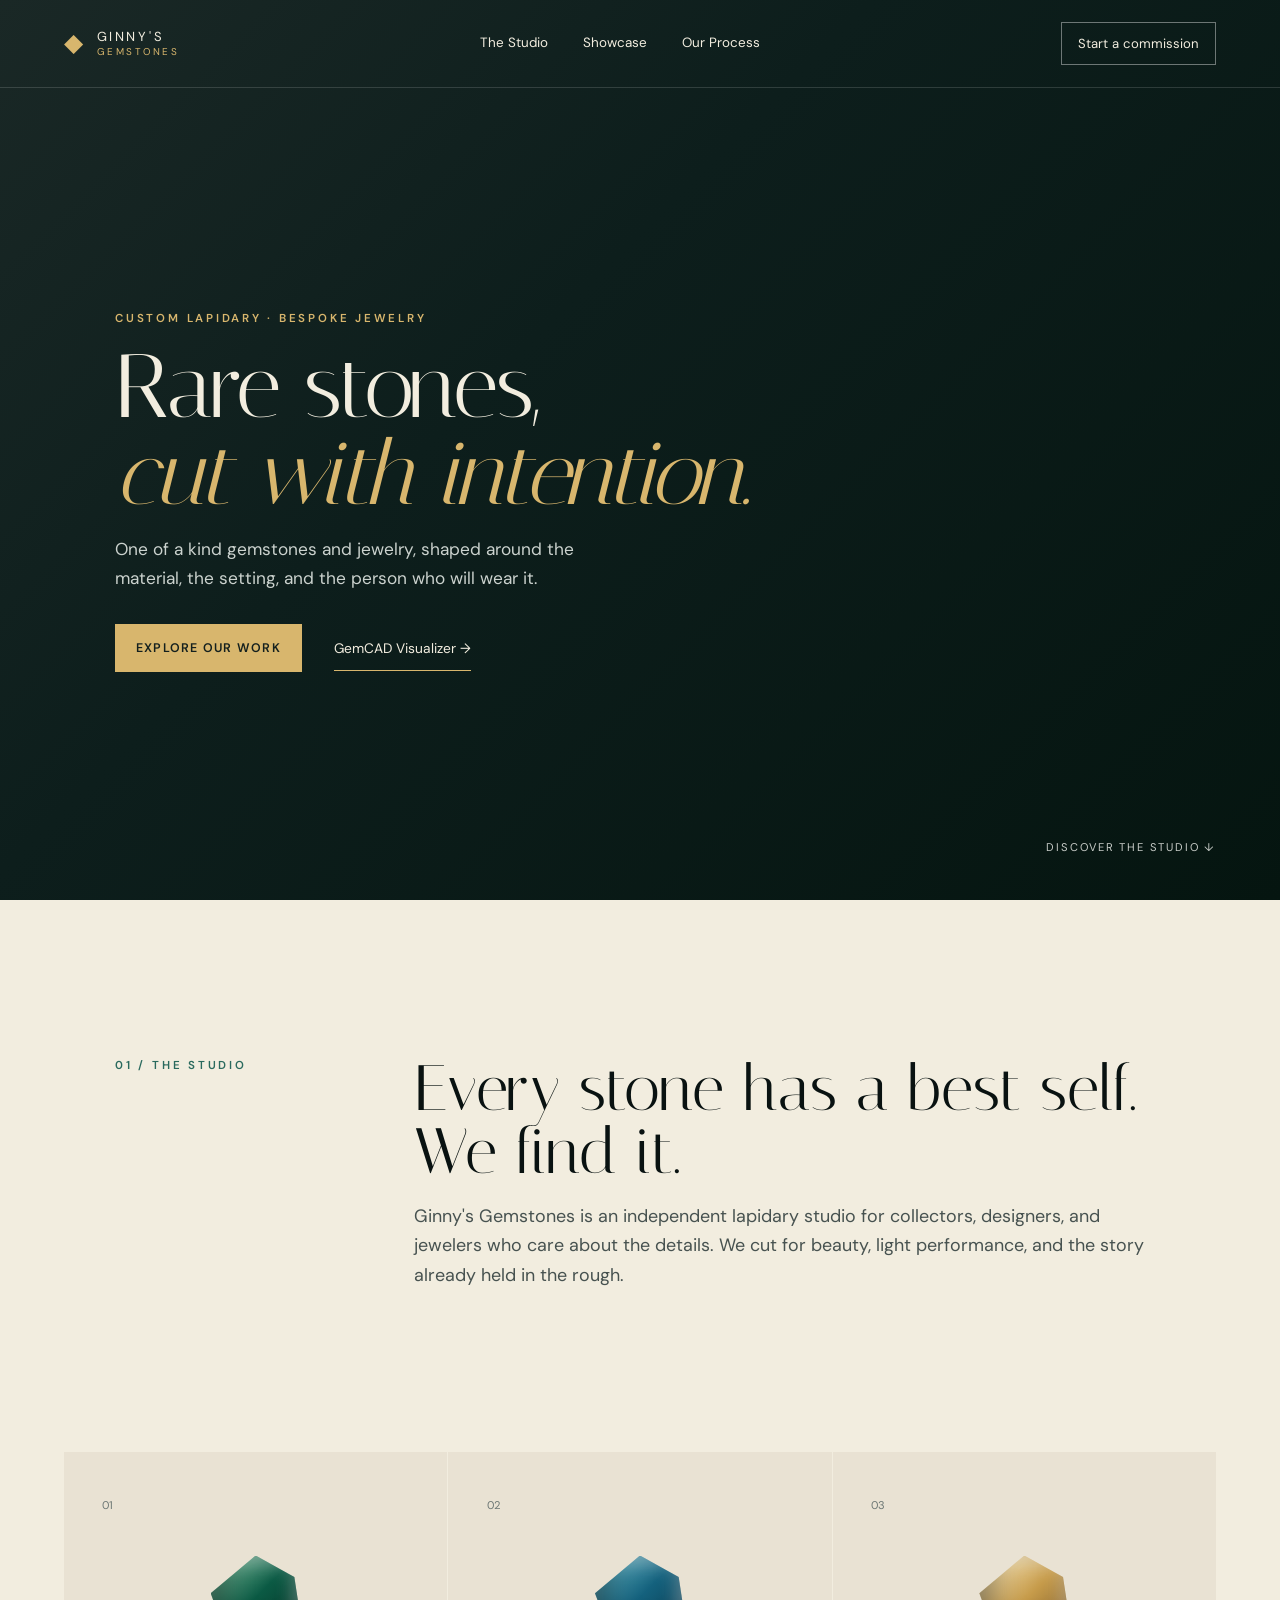
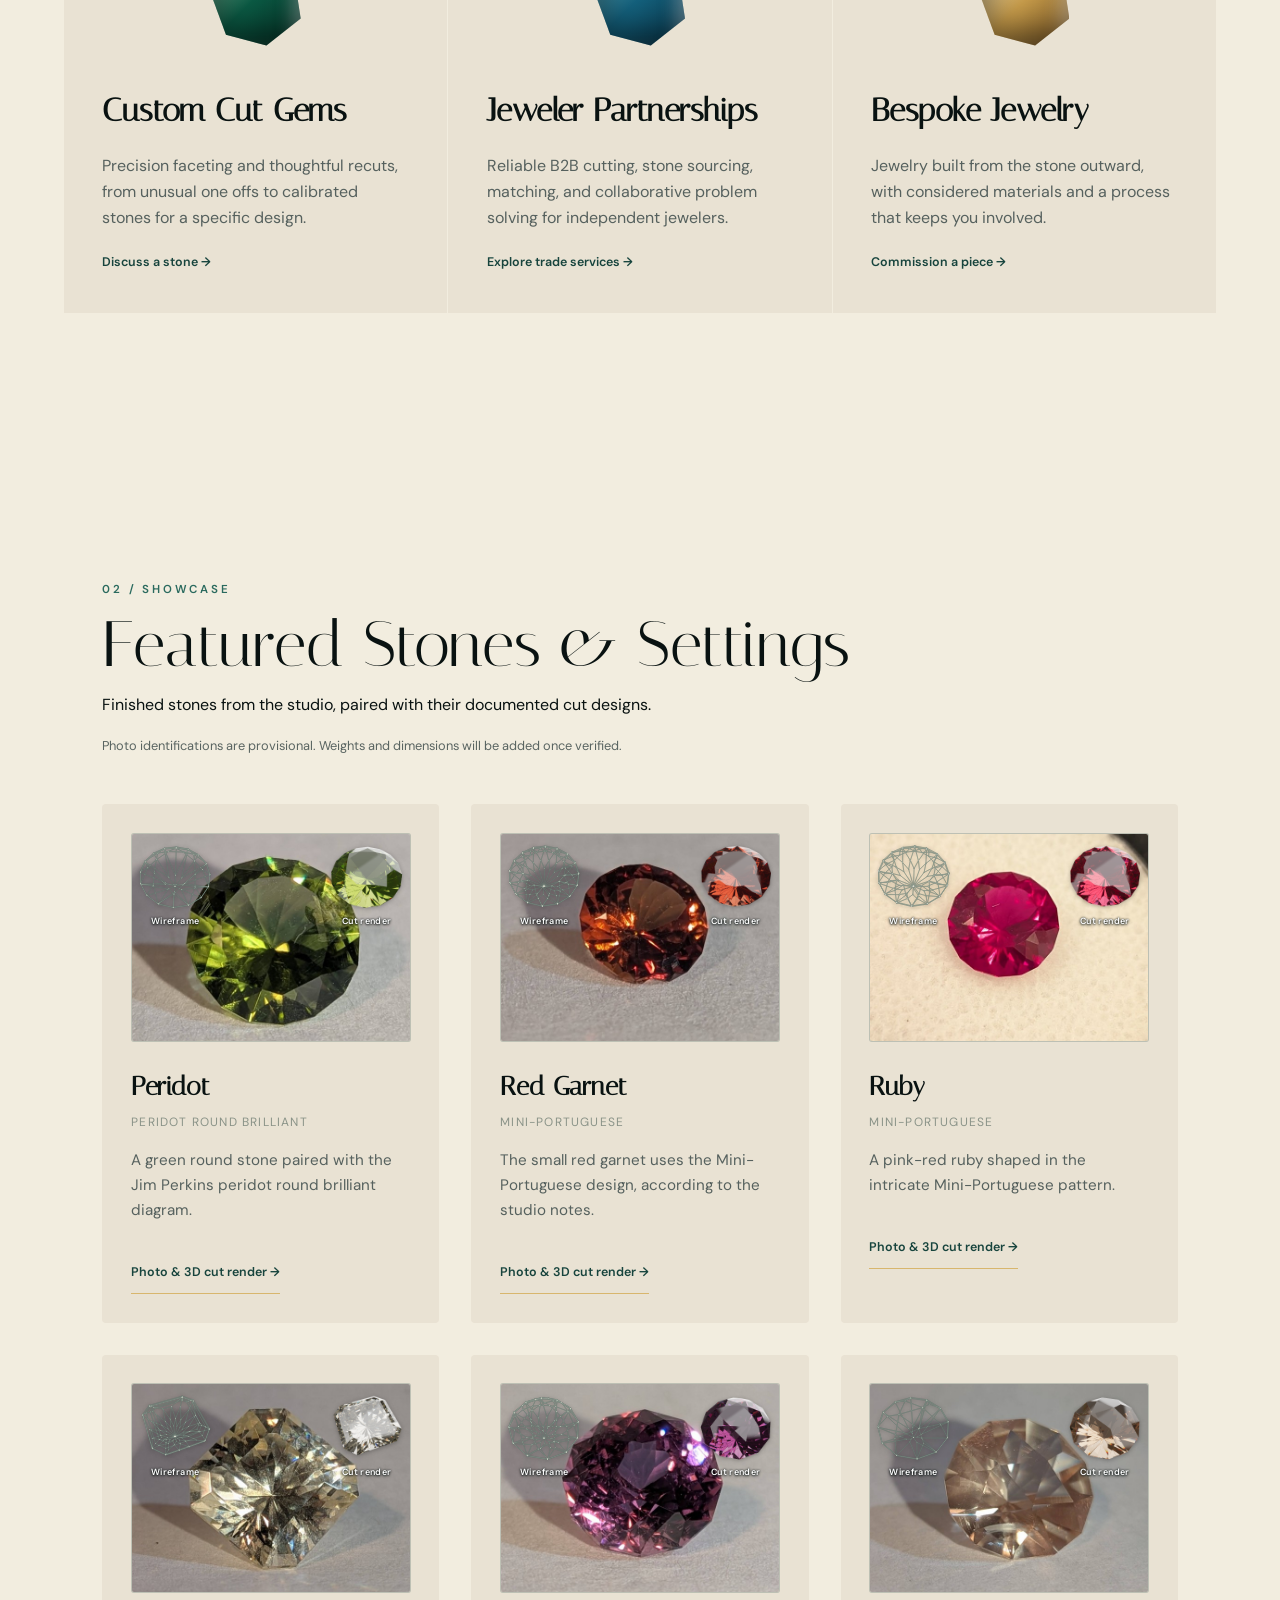
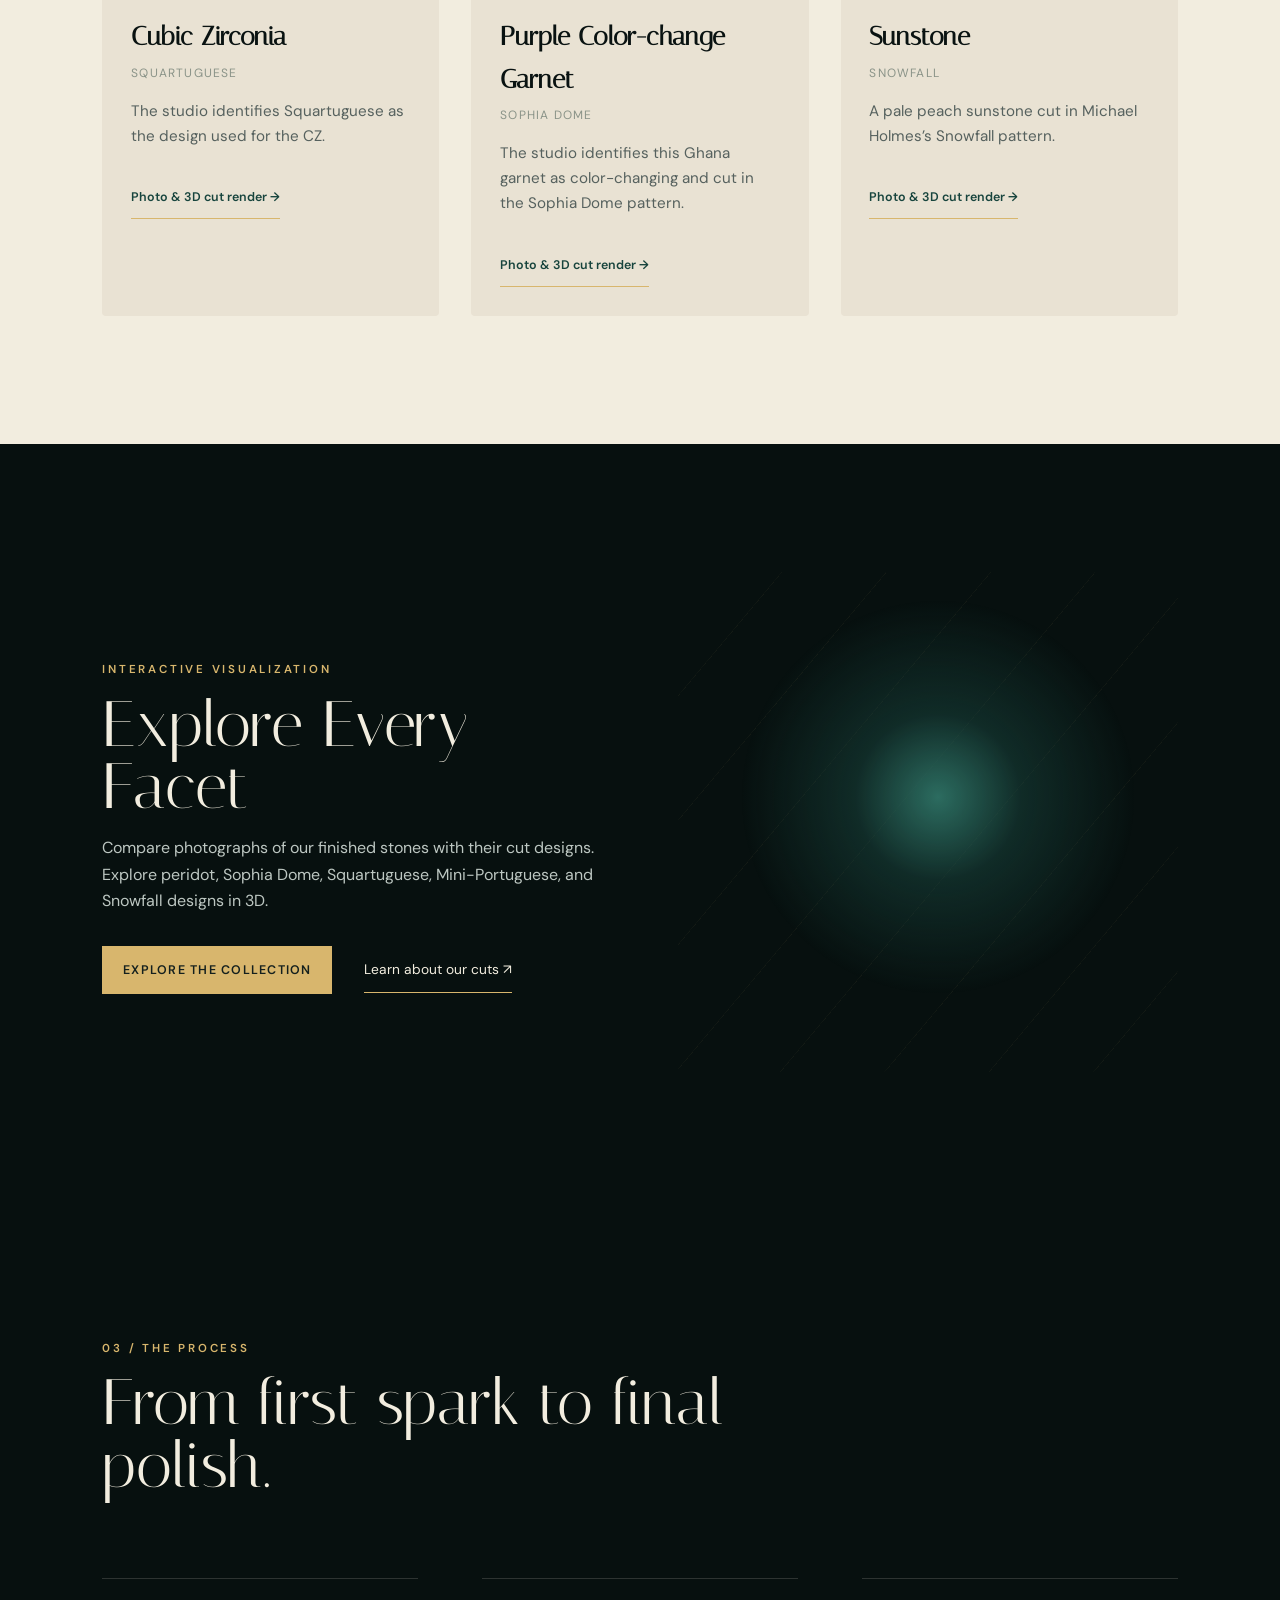
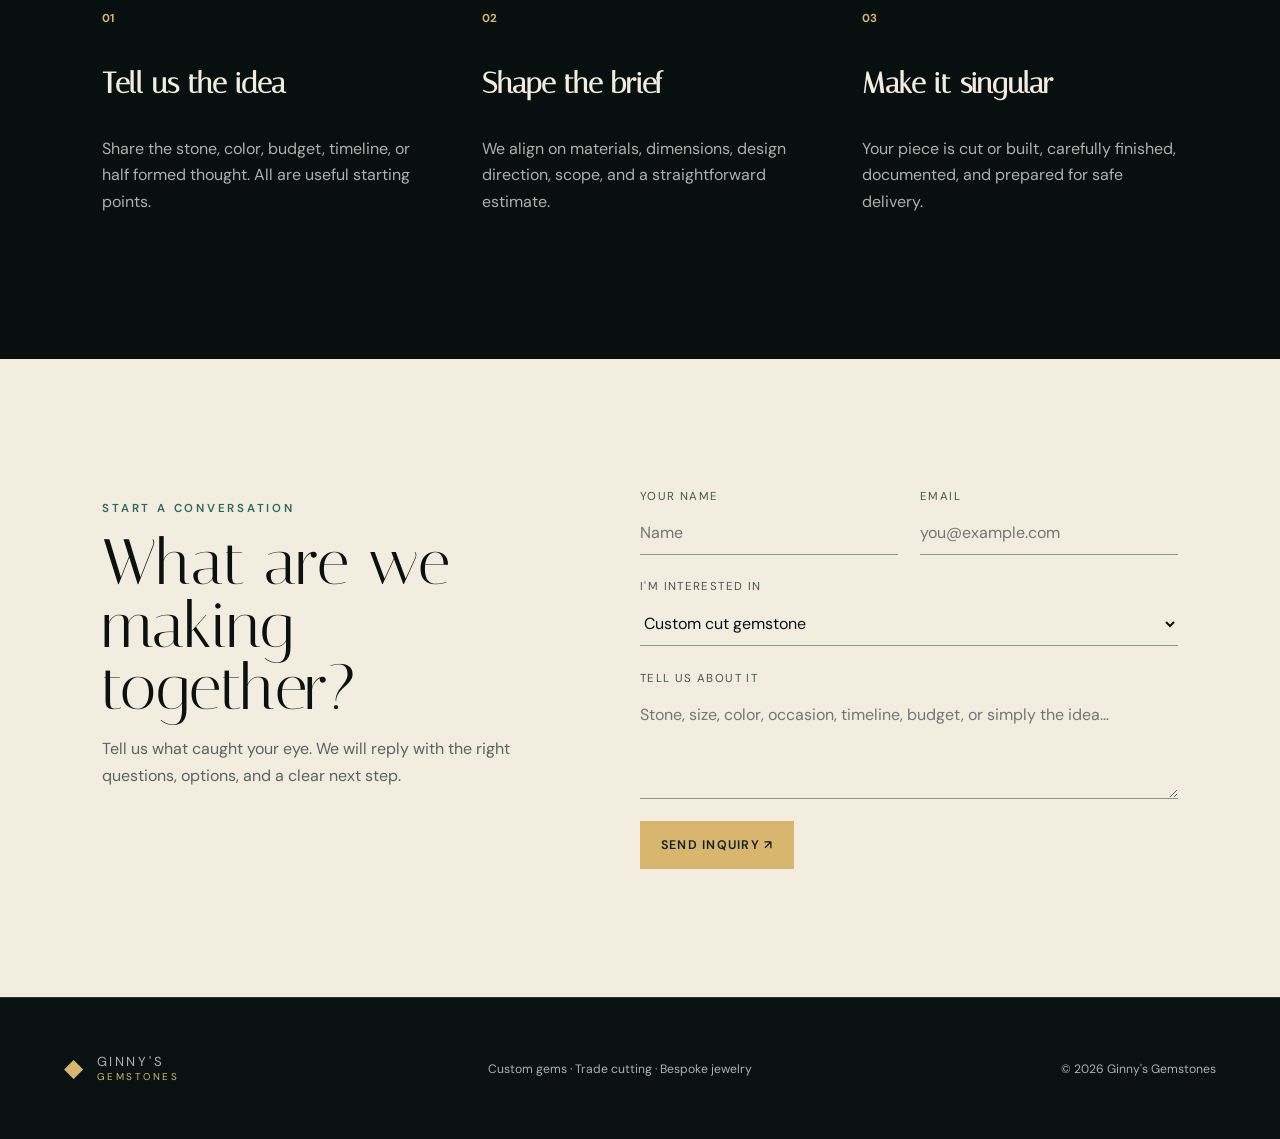
<file: index.html>
<!doctype html>
<html lang="en">
<head>
  <meta charset="utf-8">
  <meta name="viewport" content="width=device-width,initial-scale=1">
  <title>Ginny's Gemstones | Custom Cut Gems & Bespoke Jewelry</title>
  <meta name="description" content="Discover custom cut gemstones, precision faceting and recuts, jeweler partnerships, and bespoke jewelry at Ginny's Gemstones. Explore our work.">
  <link rel="canonical" href="https://ginnysgems.com/">
  <meta name="robots" content="index, follow, max-image-preview:large">
  <meta property="og:type" content="website">
  <meta property="og:site_name" content="Ginny's Gemstones">
  <meta property="og:locale" content="en_US">
  <meta property="og:title" content="Ginny's Gemstones | Custom Cut Gems & Bespoke Jewelry">
  <meta property="og:description" content="Discover custom cut gemstones, precision faceting and recuts, jeweler partnerships, and bespoke jewelry at Ginny's Gemstones. Explore our work.">
  <meta property="og:url" content="https://ginnysgems.com/">
  <meta name="twitter:card" content="summary">
  <meta name="twitter:title" content="Ginny's Gemstones | Custom Cut Gems & Bespoke Jewelry">
  <meta name="twitter:description" content="Discover custom cut gemstones, precision faceting and recuts, jeweler partnerships, and bespoke jewelry at Ginny's Gemstones. Explore our work.">
  <script type="application/ld+json">
{
  "@context": "https://schema.org",
  "@graph": [
    {
      "@type": "Organization",
      "@id": "https://ginnysgems.com/#studio",
      "name": "Ginny's Gemstones",
      "url": "https://ginnysgems.com/",
      "description": "Independent lapidary studio offering custom gemstone cutting, recuts, jeweler partnerships, and bespoke jewelry."
    },
    {
      "@type": "WebSite",
      "@id": "https://ginnysgems.com/#website",
      "url": "https://ginnysgems.com/",
      "name": "Ginny's Gemstones",
      "publisher": {
        "@id": "https://ginnysgems.com/#studio"
      },
      "inLanguage": "en"
    },
    {
      "@type": "WebPage",
      "@id": "https://ginnysgems.com/#page",
      "url": "https://ginnysgems.com/",
      "name": "Ginny's Gemstones | Custom Cut Gems & Bespoke Jewelry",
      "description": "Discover custom cut gemstones, precision faceting and recuts, jeweler partnerships, and bespoke jewelry at Ginny's Gemstones. Explore our work.",
      "isPartOf": {
        "@id": "https://ginnysgems.com/#website"
      },
      "about": {
        "@id": "https://ginnysgems.com/#studio"
      },
      "inLanguage": "en"
    }
  ]
}
  </script>
  <link rel="icon" type="image/svg+xml" href="data:image/svg+xml,%3Csvg xmlns='http://www.w3.org/2000/svg' viewBox='0 0 64 64'%3E%3Cpath fill='%23132f2c' d='M32 3 55 19 47 51 32 61 17 51 9 19z'/%3E%3Cpath fill='none' stroke='%23dfb96b' stroke-width='3' d='m9 19 23 42 23-42H9Zm0 0 23 12 23-12M32 3v58'/%3E%3C/svg%3E">
  <link rel="preconnect" href="https://fonts.googleapis.com">
  <link rel="preconnect" href="https://fonts.gstatic.com" crossorigin>
  <link href="https://fonts.googleapis.com/css2?family=DM+Sans:wght@400;500;600&family=Italiana&display=swap" rel="stylesheet">
  <link rel="stylesheet" href="styles.css">
</head>
<body>
  <header class="nav">
    <a class="brand" href="#top" aria-label="Ginny's Gemstones home"><span class="gem-mark">◆</span><span>GINNY'S<br><small>GEMSTONES</small></span></a>
    <nav aria-label="Primary navigation">
      <a href="#services">The Studio</a><a href="#showcase">Showcase</a><a href="#process">Our Process</a>
    </nav>
    <a class="nav-cta" href="#inquire">Start a commission</a>
  </header>

  <main id="top">
    <section class="hero">
      <div class="hero-gradient"></div>
      <div class="hero-copy">
        <p class="eyebrow">CUSTOM LAPIDARY · BESPOKE JEWELRY</p>
        <h1>Rare stones,<br><em>cut with intention.</em></h1>
        <p>One of a kind gemstones and jewelry, shaped around the material, the setting, and the person who will wear it.</p>
        <div class="actions"><a class="button gold" href="#showcase">Explore our work</a><a class="text-link" href="#visualizer">GemCAD Visualizer <span>→</span></a></div>
      </div>
      <p class="scroll-note">Discover the studio <span>↓</span></p>
    </section>

    <section class="manifesto">
      <p class="section-no">01 / THE STUDIO</p>
      <div><h2>Every stone has a best self.<br>We find it.</h2>
      <p class="lead">Ginny's Gemstones is an independent lapidary studio for collectors, designers, and jewelers who care about the details. We cut for beauty, light performance, and the story already held in the rough.</p></div>
    </section>

    <section id="services" class="services">
      <article><span>01</span><div class="facet emerald"></div><h3>Custom Cut Gems</h3><p>Precision faceting and thoughtful recuts, from unusual one offs to calibrated stones for a specific design.</p><a href="#inquire">Discuss a stone →</a></article>
      <article><span>02</span><div class="facet sapphire"></div><h3>Jeweler Partnerships</h3><p>Reliable B2B cutting, stone sourcing, matching, and collaborative problem solving for independent jewelers.</p><a href="#showcase">Explore trade services →</a></article>
      <article><span>03</span><div class="facet champagne"></div><h3>Bespoke Jewelry</h3><p>Jewelry built from the stone outward, with considered materials and a process that keeps you involved.</p><a href="#inquire">Commission a piece →</a></article>
    </section>

    <section id="showcase" class="showcase">
      <p class="section-no">02 / SHOWCASE</p>
      <h2>Featured Stones & Settings</h2>
      <p>Finished stones from the studio, paired with their documented cut designs.</p>
      <p class="catalog-note">Photo identifications are provisional. Weights and dimensions will be added once verified.</p>
      <div class="gallery" id="studio-gallery"></div>
      <noscript><p>Enable JavaScript to explore the stone catalog and matching cut designs.</p></noscript>
      <!-- Sample interface preserved in legacy/showcase.html -->
    </section>

    <section id="visualizer" class="visualizer-promo">
      <div class="promo-content">
        <p class="eyebrow">INTERACTIVE VISUALIZATION</p>
        <h2>Explore Every Facet</h2>
        <p>Compare photographs of our finished stones with their cut designs. Explore peridot, Sophia Dome, Squartuguese, Mini-Portuguese, and Snowfall designs in 3D.</p>
        <div class="actions">
          <a class="button gold" href="visualizer.html">Explore the collection</a>
          <a class="text-link" href="#inquire">Learn about our cuts <span>↗</span></a>
        </div>
      </div>
      <div class="promo-visual"></div>
    </section>

    <section id="process" class="process">
      <p class="section-no">03 / THE PROCESS</p><h2>From first spark to final polish.</h2>
      <div class="steps">
        <div><b>01</b><h3>Tell us the idea</h3><p>Share the stone, color, budget, timeline, or half formed thought. All are useful starting points.</p></div>
        <div><b>02</b><h3>Shape the brief</h3><p>We align on materials, dimensions, design direction, scope, and a straightforward estimate.</p></div>
        <div><b>03</b><h3>Make it singular</h3><p>Your piece is cut or built, carefully finished, documented, and prepared for safe delivery.</p></div>
      </div>
    </section>

    <section id="inquire" class="inquire">
      <div><p class="eyebrow">START A CONVERSATION</p><h2>What are we<br>making together?</h2><p>Tell us what caught your eye. We will reply with the right questions, options, and a clear next step.</p></div>
      <form id="commission-form">
        <div class="field"><label for="name">Your name</label><input id="name" name="name" required autocomplete="name" placeholder="Name"></div>
        <div class="field"><label for="email">Email</label><input id="email" type="email" name="email" required autocomplete="email" placeholder="you@example.com"></div>
        <div class="field full"><label for="interest">I'm interested in</label><select id="interest" name="interest"><option>Custom cut gemstone</option><option>Trade partnership</option><option>Bespoke jewelry</option><option>Visualizer / GemCAD services</option><option>Something else</option></select></div>
        <div class="field full"><label for="details">Tell us about it</label><textarea id="details" name="details" rows="4" required placeholder="Stone, size, color, occasion, timeline, budget, or simply the idea…"></textarea></div>
        <button class="button gold" type="submit">Send inquiry <span>↗</span></button><p id="form-note" class="form-note" role="status"></p>
      </form>
    </section>
  </main>
  <footer><a class="brand" href="#top"><span class="gem-mark">◆</span><span>GINNY'S<br><small>GEMSTONES</small></span></a><p>Custom gems · Trade cutting · Bespoke jewelry</p><p>© 2026 Ginny's Gemstones</p></footer>
  <script src="catalog.js"></script>
  <script src="script.js"></script>
</body>
</html>
</file>
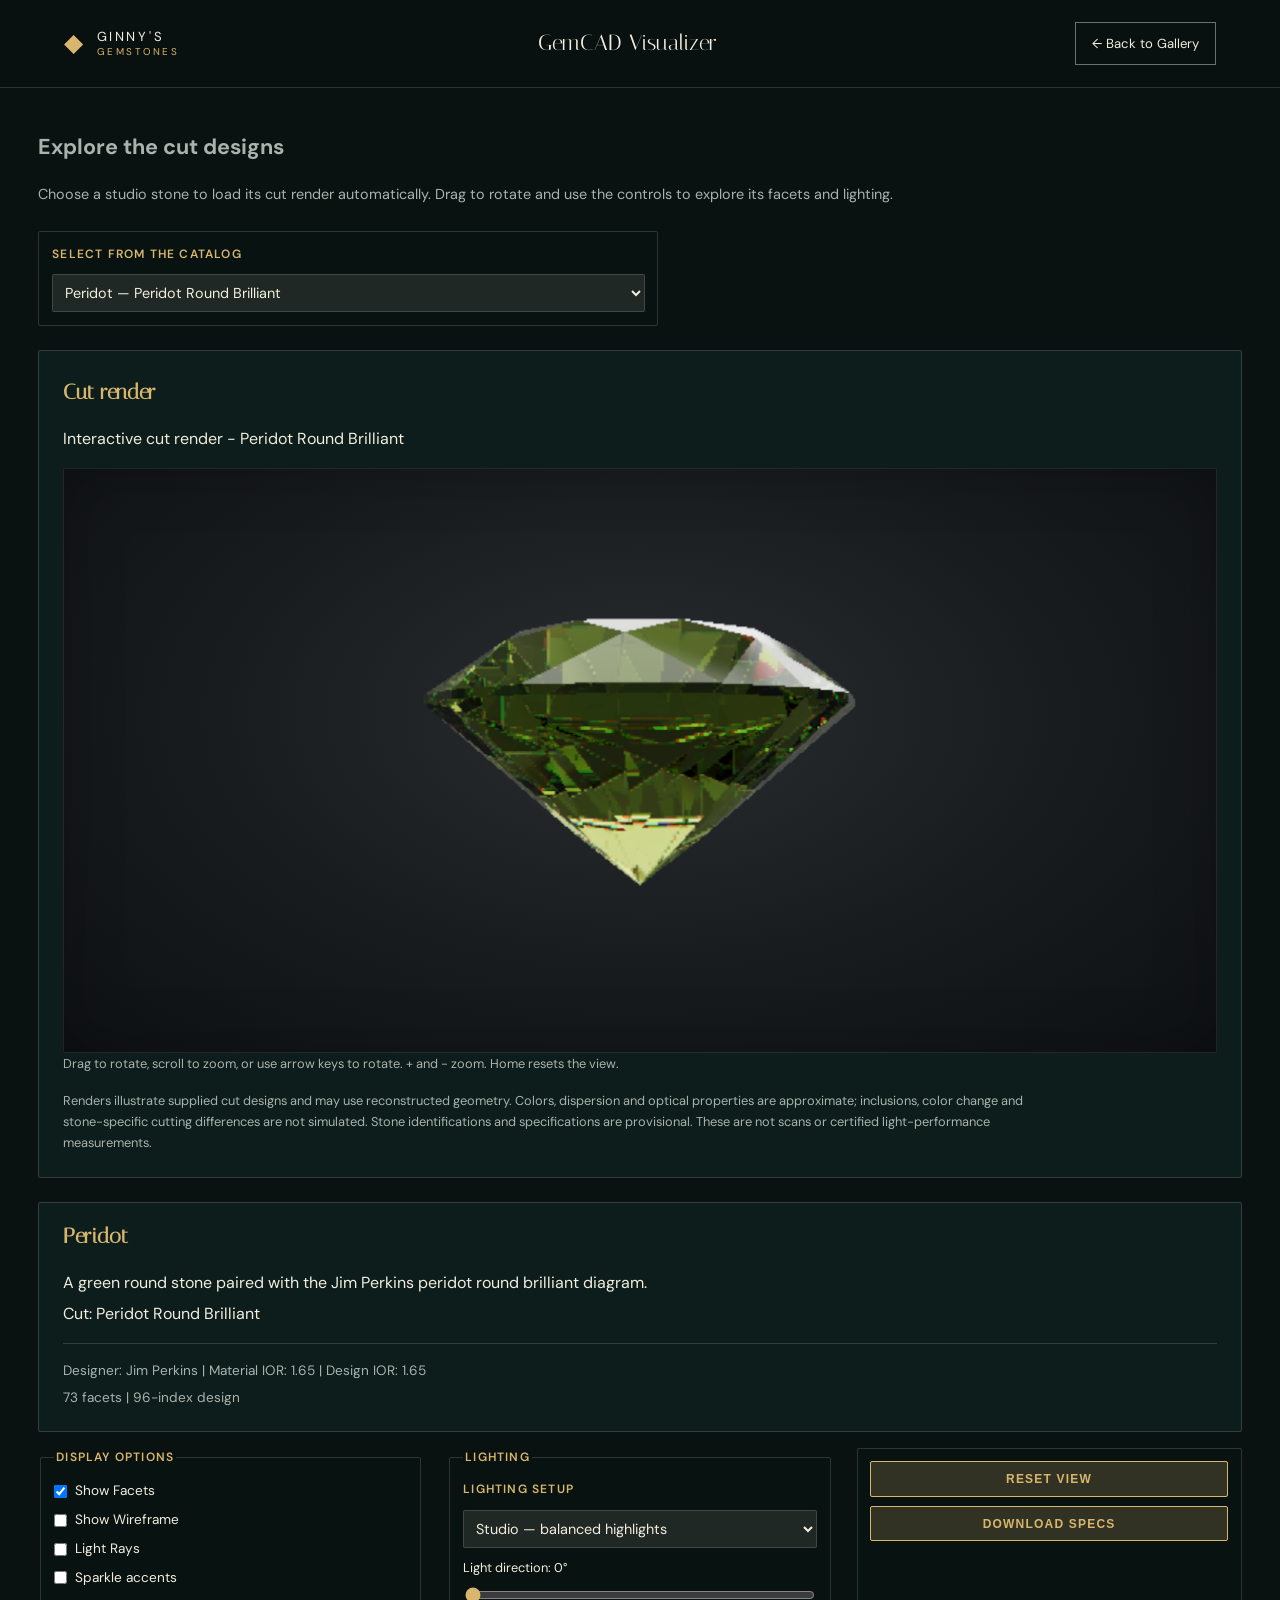
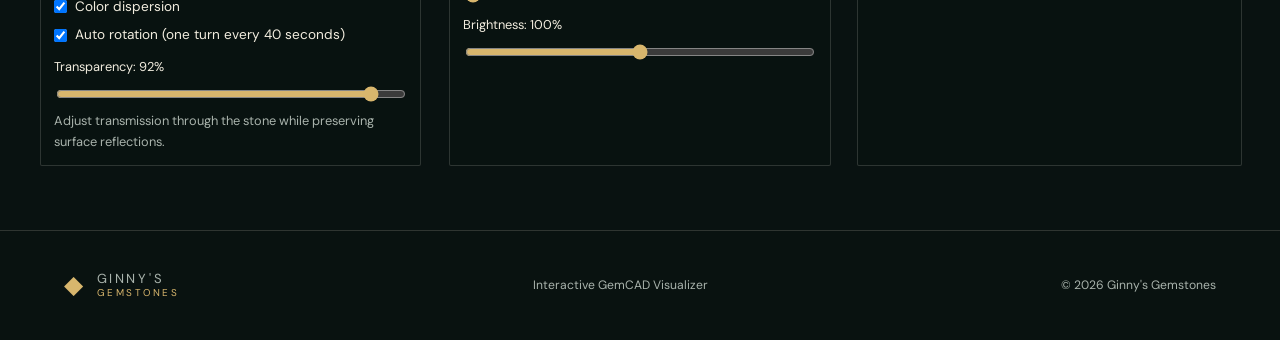
<file: visualizer.html>
<!doctype html>
<html lang="en">
<head>
  <meta charset="utf-8">
  <meta name="viewport" content="width=device-width,initial-scale=1">
  <title>3D Gemstone Cut Visualizer | Ginny's Gemstones</title>
  <meta name="description" content="Explore documented gemstone cut designs in 3D, including peridot, Sophia Dome, Squartuguese and Mini-Portuguese renders.">
  <link rel="canonical" href="https://ginnysgems.com/visualizer.html">
  <meta name="robots" content="index, follow, max-image-preview:large">
  <meta property="og:type" content="website">
  <meta property="og:site_name" content="Ginny's Gemstones">
  <meta property="og:locale" content="en_US">
  <meta property="og:title" content="3D Gemstone Cut Visualizer | Ginny's Gemstones">
  <meta property="og:description" content="Explore documented gemstone cut designs in 3D, including peridot, Sophia Dome, Squartuguese and Mini-Portuguese renders.">
  <meta property="og:url" content="https://ginnysgems.com/visualizer.html">
  <meta name="twitter:card" content="summary">
  <meta name="twitter:title" content="3D Gemstone Cut Visualizer | Ginny's Gemstones">
  <meta name="twitter:description" content="Explore documented gemstone cut designs in 3D, including peridot, Sophia Dome, Squartuguese and Mini-Portuguese renders.">
  <script type="application/ld+json">
{
  "@context": "https://schema.org",
  "@graph": [
    {
      "@type": "Organization",
      "@id": "https://ginnysgems.com/#studio",
      "name": "Ginny's Gemstones",
      "url": "https://ginnysgems.com/",
      "description": "Independent lapidary studio offering custom gemstone cutting, recuts, jeweler partnerships, and bespoke jewelry."
    },
    {
      "@type": "WebSite",
      "@id": "https://ginnysgems.com/#website",
      "url": "https://ginnysgems.com/",
      "name": "Ginny's Gemstones",
      "publisher": {
        "@id": "https://ginnysgems.com/#studio"
      },
      "inLanguage": "en"
    },
    {
      "@type": "WebPage",
      "@id": "https://ginnysgems.com/visualizer.html#page",
      "url": "https://ginnysgems.com/visualizer.html",
      "name": "3D Gemstone Cut Visualizer | Ginny's Gemstones",
      "description": "See studio gemstone photographs and documented cut designs, including an interactive Sophia Dome render and upcoming matching models.",
      "isPartOf": {
        "@id": "https://ginnysgems.com/#website"
      },
      "about": {
        "@id": "https://ginnysgems.com/#studio"
      },
      "inLanguage": "en"
    }
  ]
}
  </script>
  <link rel="icon" type="image/svg+xml" href="data:image/svg+xml,%3Csvg xmlns='http://www.w3.org/2000/svg' viewBox='0 0 64 64'%3E%3Cpath fill='%23132f2c' d='M32 3 55 19 47 51 32 61 17 51 9 19z'/%3E%3Cpath fill='none' stroke='%23dfb96b' stroke-width='3' d='m9 19 23 42 23-42H9Zm0 0 23 12 23-12M32 3v58'/%3E%3C/svg%3E">
  <link rel="preconnect" href="https://fonts.googleapis.com">
  <link rel="preconnect" href="https://fonts.gstatic.com" crossorigin>
  <link href="https://fonts.googleapis.com/css2?family=DM+Sans:wght@400;500;600&family=Italiana&display=swap" rel="stylesheet">
  <link rel="stylesheet" href="visualizer-styles.css">
</head>
<body>
  <header class="nav">
    <a class="brand" href="index.html" aria-label="Ginny's Gemstones home"><span class="gem-mark">◆</span><span>GINNY'S<br><small>GEMSTONES</small></span></a>
    <h1>GemCAD Visualizer</h1>
    <a class="nav-back" href="index.html">← Back to Gallery</a>
  </header>

  <main id="collection-page" class="collection-page">
    <section class="visualizer-intro"><h2>Explore the cut designs</h2><p>Choose a studio stone to load its cut render automatically. Drag to rotate and use the controls to explore its facets and lighting.</p></section>
    <div class="control-group collection-select"><label for="collection-select">Select from the catalog</label><select id="collection-select"></select><p id="collection-notice" role="status"></p></div>
    <section class="collection-pair">
      <article class="info-panel collection-details"><h2 id="collection-name"></h2><p id="collection-description"></p><p id="collection-cut"></p><div class="gem-facts"><p id="stone-info"></p><p id="facet-data"></p></div></article>
      <article class="info-panel"><h2>Cut render</h2><p id="render-status" role="status"></p><div id="render-thumbnail"></div><button id="start-render" class="button-secondary" hidden>Explore cut in 3D</button>
        <div id="live-render" hidden><div class="canvas-wrapper"><canvas id="gem-canvas" aria-label="Interactive cut render; drag to rotate and scroll to zoom" tabindex="0"></canvas></div><p class="hint">Drag to rotate, scroll to zoom, or use arrow keys to rotate. + and - zoom. Home resets the view.</p></div>
        <p class="hint" id="render-disclaimer">Renders illustrate supplied cut designs and may use reconstructed geometry. Colors, dispersion and optical properties are approximate; inclusions, color change and stone-specific cutting differences are not simulated. Stone identifications and specifications are provisional. These are not scans or certified light-performance measurements.</p>
      </article>
    </section>
    <div id="render-controls" hidden><div class="collection-controls controls">        <fieldset class="control-group">
          <legend>Display Options</legend>
          <div class="checkbox-group">
            <label><input type="checkbox" id="show-facets" checked> Show Facets</label>
            <label><input type="checkbox" id="show-wireframe"> Show Wireframe</label>
            <label><input type="checkbox" id="show-light-rays"> Light Rays</label>
            <label><input type="checkbox" id="show-glints"> Sparkle accents</label>
            <label><input type="checkbox" id="show-dispersion" checked> Color dispersion</label>
            <label><input type="checkbox" id="auto-rotate" checked> Auto rotation (one turn every 40 seconds)</label>
          </div>
          <div id="ray-legend" class="ray-legend" hidden>
            <span class="ray-incoming">Incoming</span>
            <span class="ray-inside">Refracted</span>
            <span class="ray-reflection">Internal reflection</span>
            <span class="ray-exit">Exiting</span>
            <p class="hint">Glowing paths show light entering, bending, reflecting, and exiting. Paths are illustrative and stop after eight internal reflections.</p>
          </div>
          <div class="slider-group">
            <label for="transparency">Transparency: <span id="transparency-value">92</span>%</label>
            <input type="range" id="transparency" min="0" max="100" value="92">
            <p class="hint">Adjust transmission through the stone while preserving surface reflections.</p>
          </div>
        </fieldset>



        <fieldset class="control-group">
          <legend>Lighting</legend>
          <label for="lighting-preset">Lighting setup</label>
          <select id="lighting-preset">
            <option value="studio">Studio — balanced highlights</option>
            <option value="daylight">Daylight — soft and open</option>
            <option value="contrast">Contrast — stronger facet definition</option>
          </select>
          <div class="slider-group">
            <label for="light-direction">Light direction: <span id="light-direction-value">0</span>°</label>
            <input type="range" id="light-direction" min="0" max="360" step="5" value="0">
          </div>
          <div class="slider-group">
            <label for="brightness">Brightness: <span id="brightness-value">100</span>%</label>
            <input type="range" id="brightness" min="0" max="200" value="100" aria-label="Adjust brightness">
          </div>

        </fieldset>

        <div class="control-group">
          <button id="reset-view" class="button-secondary">Reset View</button>
          <button id="download-data" class="button-secondary">Download Specs</button>
        </div> </div></div>
  </main>
  <!-- Sample interface preserved in legacy/visualizer.html -->

  <footer>
    <a class="brand" href="index.html"><span class="gem-mark">◆</span><span>GINNY'S<br><small>GEMSTONES</small></span></a>
    <p>Interactive GemCAD Visualizer</p>
    <p>© 2026 Ginny's Gemstones</p>
  </footer>

  <!-- Renderer dependencies load through collection-viewer.js. -->
  <script src="catalog.js"></script>
  <script src="collection-viewer.js"></script>
</body>
</html>
</file>
<file: styles.css>
:root{--ink:#091211;--forest:#102523;--green:#17443d;--jade:#2a6a5e;--gold:#d8b66d;--cream:#f2eddf;--muted:#a9b3ac;--line:rgba(242,237,223,.16)}
*{box-sizing:border-box}html{scroll-behavior:smooth}body{margin:0;background:var(--ink);color:var(--cream);font-family:"DM Sans",sans-serif;font-size:16px;line-height:1.65}a{color:inherit;text-decoration:none}.nav{height:88px;display:flex;align-items:center;justify-content:space-between;padding:0 5vw;position:absolute;z-index:5;width:100%;border-bottom:1px solid rgba(255,255,255,.14)}.brand{display:flex;gap:.7rem;align-items:center;letter-spacing:.19em;font-size:.82rem;line-height:1}.brand small{font-size:.62rem;color:var(--gold)}.gem-mark{color:var(--gold);font-size:1.55rem}.nav nav{display:flex;gap:2.2rem;font-size:.84rem}.nav nav a:hover{color:var(--gold)}.nav-cta{border:1px solid rgba(255,255,255,.4);padding:.62rem 1rem;font-size:.82rem}.hero{height:min(900px,100vh);min-height:680px;position:relative;display:flex;align-items:center;overflow:hidden}.hero-gradient{position:absolute;inset:0;background:linear-gradient(135deg,#1a2826 0%,#0d1e1c 40%,#051510 100%)}.hero-copy{position:relative;z-index:2;width:min(700px,88vw);margin-left:9vw;padding-top:70px}.eyebrow,.section-no{font-size:.72rem;letter-spacing:.24em;color:var(--gold);font-weight:600}.hero h1,.manifesto h2,.showcase h2,.visualizer-promo h2,.process h2,.inquire h2{font-family:"Italiana",serif;font-weight:400;line-height:.98;margin:.9rem 0}.hero h1{font-size:clamp(3.7rem,7vw,7.2rem);letter-spacing:-.025em}.hero h1 em{font-weight:400;color:var(--gold)}.hero-copy>p:not(.eyebrow){max-width:520px;color:#cbd2ce;font-size:1.08rem}.actions{display:flex;align-items:center;gap:2rem;margin-top:2rem}.button{display:inline-block;border:0;font:600 .78rem "DM Sans";letter-spacing:.1em;text-transform:uppercase;padding:1rem 1.3rem;cursor:pointer}.gold{background:var(--gold);color:#14201e}.gold:hover{background:#edcf8b}.text-link{font-size:.86rem;border-bottom:1px solid var(--gold);padding:.65rem 0}.text-link:hover{color:var(--gold)}.scroll-note{position:absolute;z-index:2;bottom:2rem;right:5vw;font-size:.7rem;letter-spacing:.16em;text-transform:uppercase;color:#c7cbc7}.manifesto{display:grid;grid-template-columns:1fr 3fr;gap:3rem;padding:9rem 9vw;background:var(--cream);color:var(--ink)}.manifesto h2,.showcase h2,.visualizer-promo h2,.process h2,.inquire h2{font-size:clamp(2.7rem,5vw,5.2rem)}.manifesto .section-no,.showcase .section-no{color:var(--jade)}.manifesto .lead{max-width:760px;font-size:1.12rem;color:#475250}.services{display:grid;grid-template-columns:repeat(3,1fr);padding:0 5vw 8rem;background:var(--cream);color:var(--ink);gap:1px}.services article{padding:2.4rem;background:#e9e2d3;position:relative}.services article>span{font-size:.7rem;color:#6c7774}.facet{width:90px;height:90px;margin:2.4rem auto;clip-path:polygon(50% 0,93% 24%,100% 70%,62% 100%,17% 88%,0 42%);box-shadow:inset 12px -15px 30px rgba(0,0,0,.45),inset -8px 8px 18px rgba(255,255,255,.35)}.emerald{background:linear-gradient(135deg,#82c7a3,#0b5a44 48%,#03291f)}.sapphire{background:linear-gradient(135deg,#67bbca,#14617d 48%,#073144)}.champagne{background:linear-gradient(135deg,#fff1c7,#c69b4a 50%,#6e4d1f)}.services h3{font-family:"Italiana";font-size:2rem;margin:.6rem 0}.services p{color:#56615e;min-height:78px}.services a{font-size:.78rem;font-weight:600;color:#17443d}.showcase{padding:8rem 8vw;background:var(--cream);color:var(--ink)}.showcase .section-no{color:var(--jade)}.gallery{display:grid;grid-template-columns:repeat(3,1fr);gap:2rem;margin-top:3rem}.gallery-item{background:#e9e2d3;padding:1.8rem;border-radius:4px;transition:transform .3s,box-shadow .3s}.gallery-item:hover{transform:translateY(-4px);box-shadow:0 12px 28px rgba(0,0,0,.2)}.gallery-item h3{font-family:"Italiana";font-size:1.6rem;margin:.4rem 0}.gallery-item .spec{font-size:.75rem;color:#8a9388;letter-spacing:.1em;text-transform:uppercase;margin:.3rem 0 .8rem}.gallery-item p{color:#56615e;font-size:.95rem}.gallery-item a{font-size:.78rem;font-weight:600;color:#17443d;margin-top:.8rem;display:inline-block}.visualizer-promo{display:grid;grid-template-columns:1fr 1fr;gap:6vw;align-items:center;padding:8rem 8vw;background:#07100f}.promo-content h2{color:var(--cream)}.promo-content p:not(.eyebrow){color:#bdc7c2}.promo-visual{height:500px;background:radial-gradient(circle at 52% 45%,#2c6c60 0,rgba(26,71,64,.5) 22%,transparent 52%),repeating-linear-gradient(130deg,transparent 0 79px,rgba(216,182,109,.07) 80px);display:grid;place-items:center;border-radius:2px;font-size:20rem;color:rgba(216,182,109,.2);font-family:"Italiana"}.process{padding:8rem 8vw;background:#07100f}.process>h2{max-width:800px}.steps{display:grid;grid-template-columns:repeat(3,1fr);gap:4rem;margin-top:5rem}.steps div{border-top:1px solid var(--line);padding-top:1.6rem}.steps b{color:var(--gold);font-size:.72rem}.steps h3{font-family:"Italiana";font-size:1.8rem}.steps p{color:var(--muted)}.inquire{display:grid;grid-template-columns:1fr 1.2fr;gap:7vw;padding:8rem 8vw;background:var(--cream);color:var(--ink)}.inquire>div>p:not(.eyebrow){color:#596461;max-width:480px}.inquire .eyebrow{color:var(--jade)}form{display:grid;grid-template-columns:1fr 1fr;gap:1.4rem}.field{display:flex;flex-direction:column;gap:.35rem}.full{grid-column:1/-1}label{font-size:.72rem;letter-spacing:.12em;text-transform:uppercase;color:#485550}input,select,textarea{border:0;border-bottom:1px solid #8c9691;background:transparent;padding:.65rem 0;font:1rem "DM Sans";color:var(--ink);border-radius:0}input:focus,select:focus,textarea:focus{outline:0;border-color:var(--green)}textarea{resize:vertical}form .button{justify-self:start}.form-note{align-self:center;margin:0;color:var(--green);font-size:.9rem}footer{padding:3rem 5vw;display:flex;justify-content:space-between;align-items:center;color:var(--muted);font-size:.76rem;border-top:1px solid var(--line)}
@media(max-width:850px){.nav nav{display:none}.nav-cta{font-size:.7rem}.hero{min-height:720px}.hero-copy{margin:0 6vw}.manifesto,.showcase,.visualizer-promo,.inquire{grid-template-columns:1fr}.manifesto{padding:6rem 7vw}.services{grid-template-columns:1fr;padding:0 4vw 5rem}.services p{min-height:0}.gallery{grid-template-columns:1fr}.promo-visual{height:300px}.showcase,.process,.inquire{padding:6rem 7vw}.steps{grid-template-columns:1fr;gap:2rem;margin-top:3rem}footer{flex-direction:column;gap:1.2rem;text-align:center}}
@media(max-width:540px){.nav{height:72px;padding:0 4vw}.nav-cta{padding:.5rem .65rem}.hero h1{font-size:3.4rem}.actions{align-items:flex-start;flex-direction:column;gap:.8rem}form{grid-template-columns:1fr}.field{grid-column:1/-1}.scroll-note{display:none}}
@media(prefers-reduced-motion:reduce){html{scroll-behavior:auto}}

/* Showcase photographs retain the same frame before and after images are added. */
.showcase-photo{position:relative;aspect-ratio:4/3;margin-bottom:1.4rem;overflow:hidden;border:1px solid rgba(23,68,61,.16);border-radius:3px;background:#ded8cb}
.showcase-image{position:absolute;inset:0;display:block;width:100%;height:100%;object-fit:cover;object-position:center;opacity:0}
.showcase-image:not([src]){display:none}
.showcase-photo.has-photo .showcase-image{opacity:1}
.photo-placeholder{position:absolute;inset:0;display:flex;flex-direction:column;align-items:center;justify-content:center;gap:.8rem;padding:1rem;color:#58665e;text-align:center;font-size:.72rem;letter-spacing:.12em;text-transform:uppercase;background:radial-gradient(ellipse at center,#eeeadf,#ded8cb)}
.photo-mark{font-size:2.8rem;line-height:1;color:#8f9a8c}
.showcase-photo.has-photo .photo-placeholder{display:none}
.catalog-note{font-size:.8rem;color:#596461;max-width:680px}.render-preview{display:flex;flex-direction:column;gap:.4rem;margin-top:1rem;font-size:.75rem;color:#4b5954}.gallery-item{min-width:0}
@media(min-width:541px) and (max-width:850px){.gallery{grid-template-columns:repeat(2,minmax(0,1fr))}}

/* Baked image overlays: no gallery WebGL contexts or opaque image panels. */
.showcase-photo,.collection-photo{position:relative;isolation:isolate}.photo-overlay{position:absolute;top:2%;width:29%;margin:0;z-index:2;pointer-events:none;text-align:center}.photo-overlay-wireframe{left:1%}.photo-overlay-render{right:1%}.photo-overlay img{display:block;width:100%;height:auto;aspect-ratio:1;object-fit:contain;background:transparent!important;border:0;border-radius:0;filter:drop-shadow(0 1px 2px rgba(0,0,0,.28))}.photo-overlay figcaption{font:600 clamp(8px,.7vw,11px)/1.2 "DM Sans",sans-serif;letter-spacing:.04em;color:#fff;text-shadow:0 1px 3px #091211,0 0 2px #091211;margin-top:-2px}.collection-photo>.showcase-image{display:block;width:100%;height:auto}.collection-photo>.photo-overlay img{width:100%;height:auto;aspect-ratio:1}
</file>
<file: visualizer-styles.css>
:root{--ink:#091211;--forest:#102523;--green:#17443d;--jade:#2a6a5e;--gold:#d8b66d;--cream:#f2eddf;--muted:#a9b3ac;--line:rgba(242,237,223,.16)}
*{box-sizing:border-box}html{scroll-behavior:smooth}body{margin:0;background:var(--ink);color:var(--cream);font-family:"DM Sans",sans-serif;font-size:16px;line-height:1.65}a{color:inherit;text-decoration:none}.nav{height:88px;display:flex;align-items:center;justify-content:space-between;padding:0 5vw;background:rgba(9,18,17,.95);border-bottom:1px solid rgba(255,255,255,.14);position:sticky;top:0;z-index:10}.brand{display:flex;gap:.7rem;align-items:center;letter-spacing:.19em;font-size:.82rem;line-height:1}.brand small{font-size:.62rem;color:var(--gold)}.gem-mark{color:var(--gold);font-size:1.55rem}.nav h1{margin:0;font-family:"Italiana",serif;font-size:1.4rem;font-weight:400;flex:1;text-align:center}.nav-back{border:1px solid rgba(255,255,255,.4);padding:.62rem 1rem;font-size:.82rem}.canvas-wrapper{position:relative;background:linear-gradient(135deg,#1a2826 0%,#0d1e1c 100%);border-radius:2px;overflow:hidden;height:600px;min-height:400px}@media(max-width:1200px){}#gem-canvas{width:100%;height:100%;display:block}.controls{display:flex;flex-direction:column;gap:1.5rem;overflow-y:auto;padding:.5rem;background:rgba(16,37,35,.6);border-radius:2px;max-height:600px}@media(max-width:1200px){.controls{max-height:none;grid-column:1/-1}}.control-group{display:flex;flex-direction:column;gap:.6rem;padding:.8rem;background:rgba(9,18,17,.5);border-radius:2px;border:1px solid var(--line)}legend,.control-group>label{font-size:.75rem;letter-spacing:.1em;text-transform:uppercase;color:var(--gold);font-weight:600}.control-group input[type="file"],.control-group select{background:rgba(242,237,223,.1);border:1px solid var(--line);color:var(--cream);padding:.5rem;border-radius:2px;font-family:inherit;font-size:.9rem}.control-group input[type="file"]:focus,.control-group select:focus{outline:0;border-color:var(--gold);background:rgba(242,237,223,.15)}.control-group input[type="checkbox"]{margin-right:.4rem;cursor:pointer}.control-group .checkbox-group{display:flex;flex-direction:column;gap:.4rem}.control-group .checkbox-group label{font-size:.85rem;text-transform:none;color:var(--cream);font-weight:400;cursor:pointer;display:flex;align-items:center}.control-group .checkbox-group input[type="checkbox"]{margin:0 .5rem 0 0}.hint{font-size:.7rem;color:var(--muted);margin:0}.slider-group{display:flex;flex-direction:column;gap:.4rem}.slider-group label{font-size:.8rem;color:var(--cream)}.slider-group input[type="range"]{cursor:pointer;accent-color:var(--gold)}.button-secondary{background:rgba(216,182,109,.2);border:1px solid var(--gold);color:var(--gold);padding:.6rem;font-size:.75rem;font-weight:600;letter-spacing:.1em;text-transform:uppercase;border-radius:2px;cursor:pointer;transition:all .2s}.button-secondary:hover{background:var(--gold);color:#14201e}.info-panel{background:rgba(16,37,35,.6);padding:1.5rem;border-radius:2px;border:1px solid var(--line)}@media(max-width:1200px){.info-panel{margin-top:1rem}}.info-panel h2{font-family:"Italiana",serif;font-size:1.3rem;margin:0 0 1rem;color:var(--gold)}footer{padding:2rem 5vw;display:flex;justify-content:space-between;align-items:center;color:var(--muted);font-size:.76rem;border-top:1px solid var(--line);background:rgba(9,18,17,.8)}footer .brand{margin:0}@media(max-width:1200px){footer{flex-direction:column;gap:1rem;text-align:center}}@media(max-width:640px){.canvas-wrapper{height:300px}.controls{max-height:50vh}footer{padding:1.5rem 4vw}}
@media(prefers-reduced-motion:reduce){html{scroll-behavior:auto}}

#gem-canvas{touch-action:none}
.visualizer-intro{padding:1rem 2rem 0;max-width:1100px;color:var(--muted);font-size:.9rem}.visualizer-intro p{margin:0}@media(max-width:640px){.visualizer-intro{padding:1rem 1rem 0}}
.controls,.control-group{min-width:0}.control-group select{width:100%;min-width:0}.control-group input[type="range"]{max-width:100%;accent-color:var(--gold)}
.ray-legend{display:flex;flex-wrap:wrap;gap:.5rem .8rem;font-size:.75rem}.ray-legend[hidden]{display:none}.ray-legend>span::before{content:"";display:inline-block;width:1rem;height:2px;margin-right:.35rem;vertical-align:middle;background:currentColor}.ray-incoming{color:#f5cc79}.ray-inside{color:#72e4ff}.ray-reflection{color:#ff90c1}.ray-exit{color:#aff0bd}.ray-legend .hint{flex-basis:100%}
.canvas-wrapper{background:radial-gradient(ellipse at 50% 42%,#292d30 0%,#181b1e 55%,#0e1113 100%);border:1px solid rgba(242,237,223,.08);box-shadow:inset 0 0 60px rgba(0,0,0,.25)}
[hidden]{display:none!important}.collection-page{max-width:1500px;margin:auto;padding:1.5rem 3vw 3rem}.collection-page .visualizer-intro{padding:0;margin-bottom:1.5rem}.collection-select{max-width:620px;margin-bottom:1.5rem}.collection-pair{display:grid;grid-template-columns:1fr;gap:1.5rem}.collection-pair>*{min-width:0}#render-thumbnail img{display:block;width:100%;height:auto;aspect-ratio:4/3;object-fit:contain;border-radius:3px}.collection-controls.controls{display:grid;grid-template-columns:repeat(3,minmax(0,1fr));max-height:none;padding:1rem 0;background:transparent}.collection-page .hint{font-size:.8rem}.collection-select select option{background:#102523;color:#f2eddf}#start-render{margin:1rem 0}#gem-canvas:focus-visible{outline:2px solid var(--gold);outline-offset:-3px}@media(max-width:850px){.collection-pair{grid-template-columns:1fr}.collection-controls.controls{grid-template-columns:1fr}.collection-page{padding:1rem 4vw}.nav h1{font-size:1rem}.nav-back{font-size:.7rem;padding:.4rem}.nav{padding:0 3vw}}

.collection-details{padding:1rem 1.5rem}.collection-details p{margin:.3rem 0}.collection-page #render-thumbnail img{max-width:500px;margin:auto;aspect-ratio:1}.collection-page .collection-pair .canvas-wrapper{height:min(65vh,680px);min-height:320px}
.collection-details{order:2}#collection-notice:empty{display:none}
.gem-facts{border-top:1px solid var(--line);margin-top:1rem;padding-top:.7rem;font-size:.85rem;color:var(--muted)}#render-disclaimer{margin-top:1rem;max-width:1000px}
</file>
